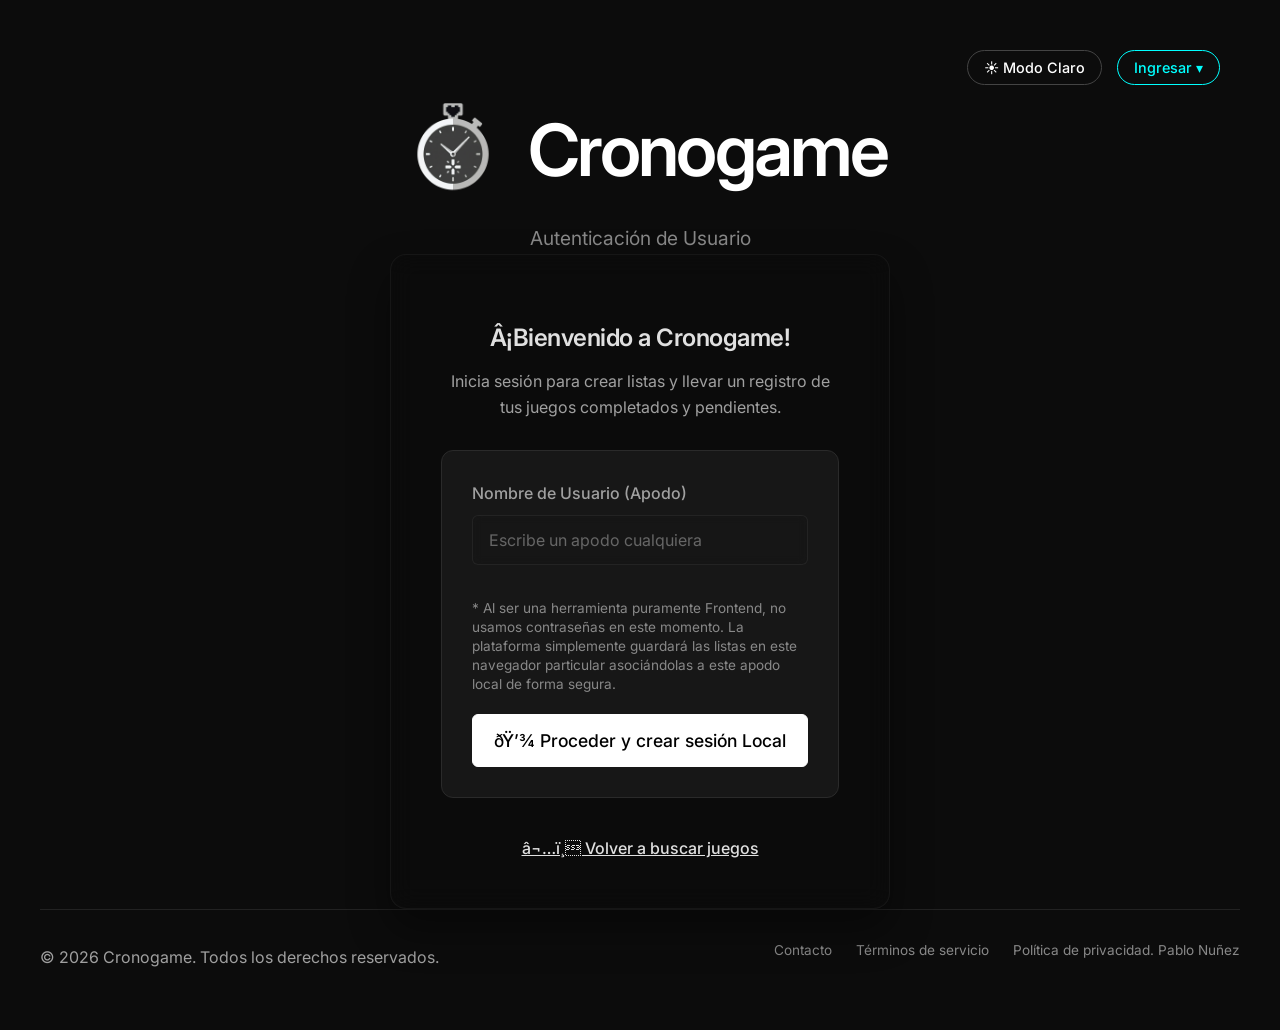
<file: cuenta.html>
﻿<!DOCTYPE html>
<html lang="es">
<!-- =============================== -->
<!-- INICIO DEL HEAD (METADATOS Y ESTILOS) -->
<!-- =============================== -->
<head>
    <meta charset="UTF-8">
    <meta name="viewport" content="width=device-width, initial-scale=1.0">
    <link rel="icon" type="image/png" href="Images/logo.png">
    <title>Mi Cuenta - Cronogame</title>
    <link rel="preconnect" href="https://fonts.googleapis.com">
    <link rel="preconnect" href="https://fonts.gstatic.com" crossorigin>
    <link href="https://fonts.googleapis.com/css2?family=Inter:wght@300;400;500;600&display=swap" rel="stylesheet">
    <link rel="stylesheet" href="css/main.css">
    <link rel="stylesheet" href="css/typography.css">
    <link rel="stylesheet" href="css/header.css">
    <link rel="stylesheet" href="css/footer.css">
    <link rel="stylesheet" href="css/theme.css">
</head>
<body>

<!-- =============================== -->
<!-- INICIO DEL HEADER (BARRA SUPERIOR Y LOGO) -->
<!-- =============================== -->
    <header style="position:relative;">
        <div class="top-controls" style="position: absolute; top: 10px; right: 20px; display: flex; gap: 15px; align-items: center; justify-content:flex-end; z-index: 100; width:100%;">
            <button id="theme-toggle" style="position:static;">â˜€ï¸ Modo Claro</button>
            <div id="header-auth-container"></div>
        </div>
        <h1 style="display:flex; justify-content:center; align-items:center; margin-top:50px;">
            <a href="index.html" class="logo-link" style="display: flex; align-items: center; gap: 15px;">
                <img src="Images/logo.png" alt="Cronogame Logo" class="main-logo">
                <span>Cronogame</span>
            </a>
        </h1>
        <p>Autenticación de Usuario</p>
    </header>

<!-- =============================== -->
<!-- INICIO DEL MAIN (CONTENIDO PRINCIPAL) -->
<!-- =============================== -->
    <main class="page-content" style="max-width: 500px; margin: 0 auto; text-align:center;">
        <h2 style="margin-bottom:10px;">Â¡Bienvenido a Cronogame!</h2>
        <p style="margin-bottom:30px;">Inicia sesión para crear listas y llevar un registro de tus juegos completados y pendientes.</p>
        
        <form onsubmit="return loginFormSubmit(event)" style="background-color:#171717; padding:30px; border-radius:12px; border:1px solid #2a2a2a; text-align:left;" class="light-theme-compatible" id="login-box">
            <label for="auth-username" style="display:block; margin-bottom:8px; font-weight:500;">Nombre de Usuario (Apodo)</label>
            <input type="text" id="auth-username" placeholder="Escribe un apodo cualquiera" required style="width:100%; box-sizing:border-box; margin-bottom:20px;">
            
            <p style="font-size:0.85rem; color:#888; line-height:1.4; margin-bottom:20px;">* Al ser una herramienta puramente Frontend, no usamos contraseñas en este momento. La plataforma simplemente guardará las listas en este navegador particular asociándolas a este apodo local de forma segura.</p>
            
            <button type="submit" style="width:100%; box-sizing:border-box; font-size:1.1rem; padding:15px;">ðŸ’¾ Proceder y crear sesión Local</button>
        </form>

        <div style="margin-top: 40px; text-align: center;">
            <a href="index.html" style="color: inherit; text-decoration: underline; font-weight: 500;">â¬…ï¸ Volver a buscar juegos</a>
        </div>
    </main>

    <style>
        .light-theme #login-box {
            background-color: #fafafa !important;
            border-color: #eaeaea !important;
        }
    </style>

<!-- =============================== -->
<!-- INICIO DEL FOOTER (PIE DE PÁGINA) -->
<!-- =============================== -->
    <footer>
        <div class="footer-info">
            <p>&copy; 2026 Cronogame. Todos los derechos reservados.</p>
        </div>
        <div class="footer-links">
            <a href="contacto.html">Contacto</a>
            <a href="terminos.html">Términos de servicio</a>
            <a href="privacidad.html">Política de privacidad. Pablo Nuñez</a>
        </div>
    </footer>

    <script src="js/theme.js"></script>
<script src="js/auth.js"></script>
</body>
</html>
</file>
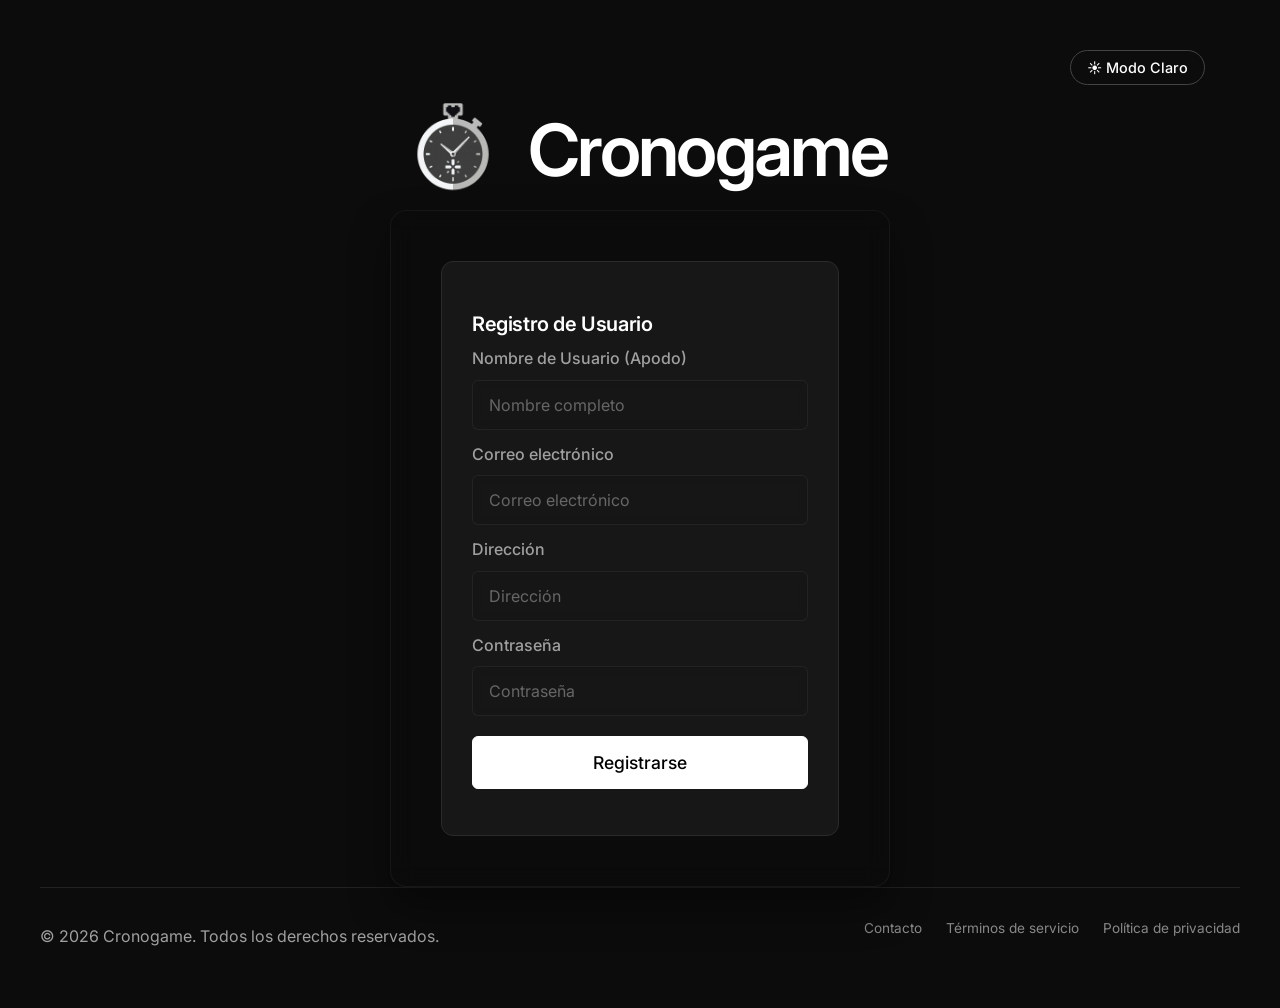
<file: ingresar.html>
<!DOCTYPE html>
<html lang="es">
<head>
	<meta charset="UTF-8">
	<meta name="viewport" content="width=device-width, initial-scale=1.0">
	<link rel="icon" type="image/png" href="Images/logo.png">
	<title>Ingresar - Cronogame</title>
	<link rel="preconnect" href="https://fonts.googleapis.com">
	<link rel="preconnect" href="https://fonts.gstatic.com" crossorigin>
	<link href="https://fonts.googleapis.com/css2?family=Inter:wght@300;400;500;600&display=swap" rel="stylesheet">
	<link rel="stylesheet" href="css/main.css">
	<link rel="stylesheet" href="css/typography.css">
	<link rel="stylesheet" href="css/header.css">
	<link rel="stylesheet" href="css/footer.css">
	<link rel="stylesheet" href="css/theme.css">
</head>

<body>

	<header style="position:relative;">
		<div class="top-controls" style="position: absolute; top: 10px; right: 20px; display: flex; gap: 15px; align-items: center; justify-content:flex-end; z-index: 100; width:100%;">
			<button id="theme-toggle" style="position:static;">☀️ Modo Claro</button>
			<div id="header-auth-container"></div>
		</div>
		<h1 style="display:flex; justify-content:center; align-items:center; margin-top:50px;">
			<a href="index.html" class="logo-link" style="display: flex; align-items: center; gap: 15px;">
				<img src="Images/logo.png" alt="Cronogame Logo" class="main-logo">
				<span>Cronogame</span>
			</a>
		</h1>
		
	</header>

	<main class="page-content" style="max-width: 500px; margin: 0 auto; text-align:center;">
		<form id="registroForm" style="background-color:#171717; padding:30px; border-radius:12px; border:1px solid #2a2a2a; text-align:left;" class="light-theme-compatible">
			<h3 style="margin-bottom:10px;">Registro de Usuario</h3>
			<label for="nombre" style="display:block; margin-bottom:8px; font-weight:500;">Nombre de Usuario (Apodo)</label>
			<input type="text" id="nombre" name="nombre" placeholder="Nombre completo" required style="width:100%; box-sizing:border-box; margin-bottom:12px;">

			<label for="correo" style="display:block; margin-bottom:8px; font-weight:500;">Correo electrónico</label>
			<input type="email" id="correo" name="correo" placeholder="Correo electrónico" required style="width:100%; box-sizing:border-box; margin-bottom:12px;">

			<label for="direccion" style="display:block; margin-bottom:8px; font-weight:500;">Dirección</label>
			<input type="text" id="direccion" name="direccion" placeholder="Dirección" style="width:100%; box-sizing:border-box; margin-bottom:12px;">

			<label for="password" style="display:block; margin-bottom:8px; font-weight:500;">Contraseña</label>
			<input type="password" id="password" name="password" placeholder="Contraseña" required style="width:100%; box-sizing:border-box; margin-bottom:20px;">

			<button type="submit" style="width:100%; box-sizing:border-box; font-size:1.1rem; padding:15px;">Registrarse</button>
			<p id="mensaje" style="margin-top:12px;"></p>
		</form>
	</main>

	<footer>
		<div class="footer-info">
			<p>&copy; 2026 Cronogame. Todos los derechos reservados.</p>
		</div>
		<div class="footer-links">
			<a href="contacto.html">Contacto</a>
			<a href="terminos.html">Términos de servicio</a>
			<a href="privacidad.html">Política de privacidad</a>
		</div>
	</footer>
	<script src="js/theme.js"></script>
	<script src="js/app.js"></script>
</body>

</html>
</file>
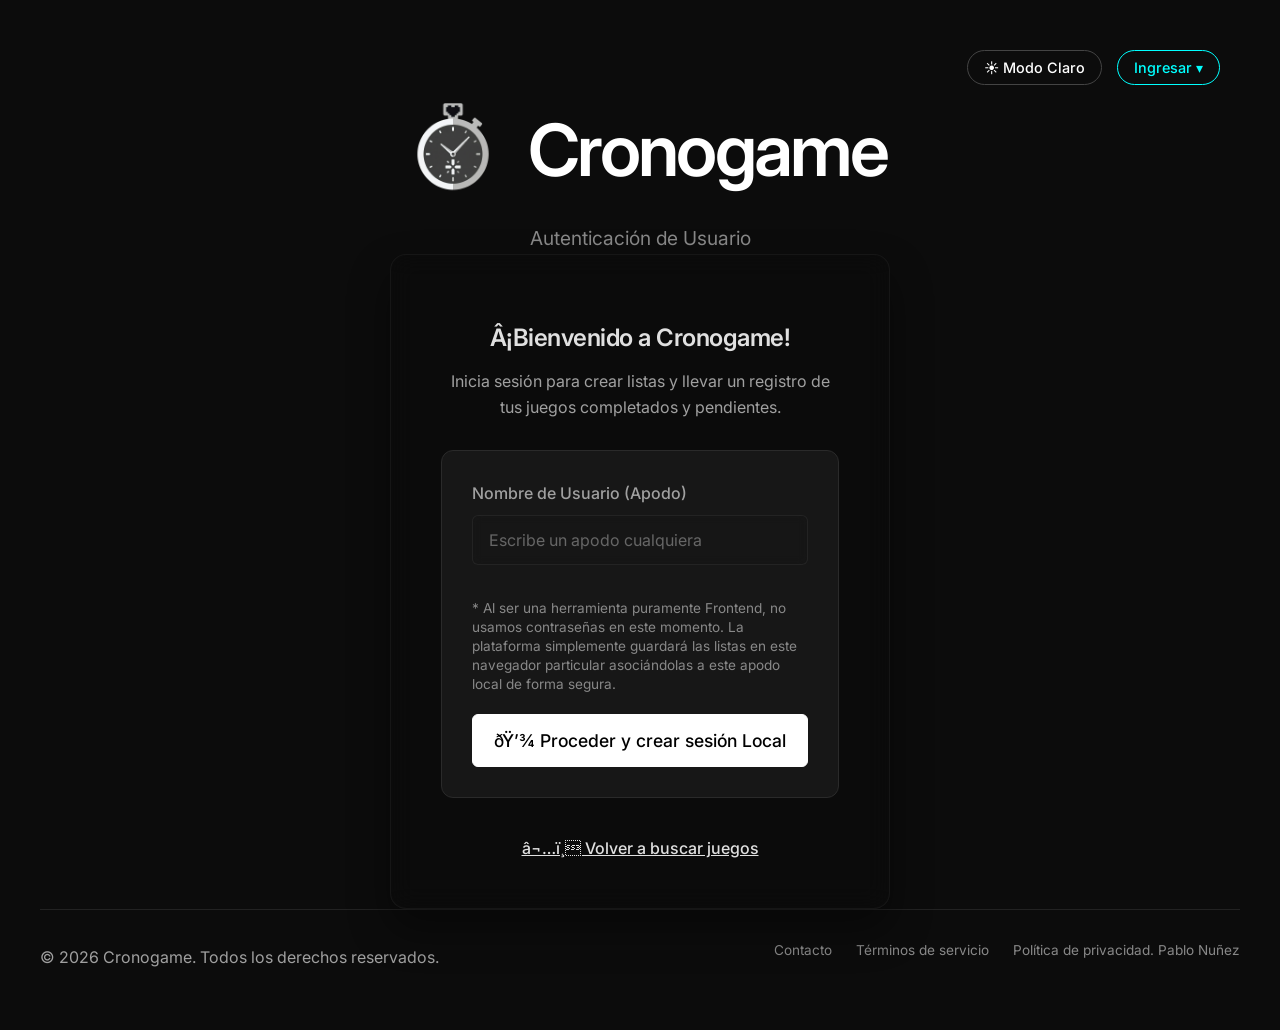
<file: mis-listas.html>
﻿<!DOCTYPE html>
<html lang="es">
<!-- =============================== -->
<!-- INICIO DEL HEAD (METADATOS Y ESTILOS) -->
<!-- =============================== -->
<head>
    <meta charset="UTF-8">
    <meta name="viewport" content="width=device-width, initial-scale=1.0">
    <link rel="icon" type="image/png" href="Images/logo.png">
    <title>Mis Listas - Cronogame</title>
    <link rel="preconnect" href="https://fonts.googleapis.com">
    <link rel="preconnect" href="https://fonts.gstatic.com" crossorigin>
    <link href="https://fonts.googleapis.com/css2?family=Inter:wght@300;400;500;600&display=swap" rel="stylesheet">
    <link rel="stylesheet" href="css/main.css">
    <link rel="stylesheet" href="css/typography.css">
    <link rel="stylesheet" href="css/header.css">
    <link rel="stylesheet" href="css/footer.css">
    <link rel="stylesheet" href="css/theme.css">
</head>
<body>

<!-- =============================== -->
<!-- INICIO DEL HEADER (BARRA SUPERIOR Y LOGO) -->
<!-- =============================== -->
    <header style="position:relative;">
        <div class="top-controls" style="position: absolute; top: 10px; right: 20px; display: flex; gap: 15px; align-items: center; justify-content:flex-end; z-index: 100; width:100%;">
            <button id="theme-toggle" style="position:static;">☀️ Modo Claro</button>
            <div id="header-auth-container"></div>
        </div>
        <h1 style="display:flex; justify-content:center; align-items:center; margin-top:50px;">
            <a href="index.html" class="logo-link" style="display: flex; align-items: center; gap: 15px;">
                <img src="Images/logo.png" alt="Cronogame Logo" class="main-logo">
                <span>Cronogame</span>
            </a>
        </h1>
        <p>Tu inventario personal de videojuegos</p>
    </header>

<!-- =============================== -->
<!-- INICIO DEL MAIN (CONTENIDO PRINCIPAL) -->
<!-- =============================== -->
    <main class="page-content" style="max-width: 1000px; margin: 0 auto;">
        
        <div style="display:flex; justify-content:space-between; align-items:center; border-bottom:1px solid #333; padding-bottom:15px; margin-bottom:20px; flex-wrap:wrap; gap:10px;" class="light-theme-border">
            <h2 style="margin:0;">Mis Listas</h2>
            <div style="display:flex; gap:10px;">
                <input type="text" id="new-list-name" placeholder="Nueva lista..." style="width:200px; padding:10px;">
                <button onclick="handleCreateList()" style="padding:10px 15px;">Crear Lista</button>
            </div>
        </div>

        <div id="dashboard-content" style="display:flex; flex-direction:column; gap:40px;">
            <!-- Contenido Inyectado via JS -->
        </div>

        <div style="margin-top: 50px; text-align: center;">
            <a href="index.html" class="dynamic-link-btn" style="display:inline-block; padding:12px 24px; text-decoration:none; border-radius:6px; font-weight: 500;">🎮 Ir al buscador para añadir juegos</a>
        </div>
    </main>

    <style>
        .light-theme .light-theme-border { border-color: #ddd !important; }
        .list-card {
            background-color: #171717; border: 1px solid #2a2a2a; border-radius: 8px; overflow: hidden;
        }
        .light-theme .list-card {
            background-color: #ffffff !important; border-color: #dddddd !important;
        }
        .list-header {
            background-color: #222; padding: 15px 20px; border-bottom: 1px solid #333;
        }
        .light-theme .list-header {
            background-color: #f4f5f7 !important; border-bottom-color: #ddd !important;
        }
        .list-body {
            padding: 20px; display: grid; grid-template-columns: repeat(auto-fill, minmax(250px, 1fr)); gap: 20px;
        }
        .game-item {
            background-color: #111; border: 1px solid #333; border-radius: 6px; padding: 10px; display:flex; flex-direction:column; gap:10px; position:relative;
        }
        .light-theme .game-item {
            background-color: #f9f9f9 !important; border-color: #ccc !important;
        }
    </style>

<!-- =============================== -->
<!-- INICIO DEL FOOTER (PIE DE PÁGINA) -->
<!-- =============================== -->
    <footer>
        <div class="footer-info">
            <p>&copy; 2026 Cronogame. Todos los derechos reservados.</p>
        </div>
        <div class="footer-links">
            <a href="contacto.html">Contacto</a>
            <a href="terminos.html">Términos de servicio</a>
            <a href="privacidad.html">Política de privacidad</a>
        </div>
    </footer>

    <script src="js/theme.js"></script>
    <script src="js/auth.js"></script>
    <script src="js/listas.js"></script>
    <script>
        document.addEventListener('DOMContentLoaded', () => {
            if (!getCurrentUser()) {
                window.location.href = "cuenta.html";
                return;
            }
            renderDashboard();
        });

        function handleCreateList() {
            const name = document.getElementById('new-list-name').value.trim();
            if (!name) return alert("Escribe un nombre de lista");
            if (createList(name)) {
                document.getElementById('new-list-name').value = '';
                renderDashboard();
            } else {
                alert("Esa lista ya existe");
            }
        }
        
        function removeGame(listName, gameId) {
            removeGameFromList(listName, gameId);
            renderDashboard();
        }

        function renderDashboard() {
            const lists = getLists();
            const container = document.getElementById('dashboard-content');
            container.innerHTML = '';
            
            if (Object.keys(lists).length === 0) {
                container.innerHTML = '<p class="text-secondary">Aún no tienes listas de juegos. Crea una arriba.</p>';
                return;
            }
            
            // Loop enumerando todo el DB
            for (let listName in lists) {
                const arr = lists[listName];
                
                let gamesHtml = '';
                if (arr.length === 0) {
                    gamesHtml = `<p class="text-secondary" style="font-size:0.9rem;">No hay juegos en esta lista. Busca uno y ánadelo aquí.</p>`;
                } else {
                    arr.forEach(g => {
                        let shortName = g.name.length > 25 ? g.name.substring(0,25) + '...' : g.name;
                        gamesHtml += `
                            <div class="game-item">
                                <button onclick="removeGame('${listName}', '${g.id}')" style="position:absolute; top:5px; right:5px; background:rgba(255,0,0,0.8); color:white; border:none; border-radius:50%; width:25px; height:25px; cursor:pointer; display:flex; align-items:center; justify-content:center; z-index:10; font-size:12px; padding:0;">✕</button>
                                <img src="${g.background_image || ''}" style="width:100%; height:130px; object-fit:cover; border-radius:4px; opacity:0.9;">
                                <div>
                                    <h4 style="margin:5px 0; font-size:1rem; color:inherit;">${shortName}</h4>
                                    <div style="display:flex; gap:10px; align-items:center;">
                                        <span style="display:inline-block; padding:4px 8px; border-radius:20px; font-size:0.75rem; background-color:${getStatusColor(g.userStatus)}; color:white; font-weight:600;">${getStatusLabel(g.userStatus)}</span>
                                        ${g.userRating ? `<span style="font-size:0.85rem; font-weight:bold; color:#ffae42;">⭐ ${g.userRating}/10</span>` : ''}
                                    </div>
                                </div>
                            </div>
                        `;
                    });
                }
                
                container.innerHTML += `
                    <div class="list-card">
                        <div class="list-header">
                            <h3 style="margin:0;">📂 ${listName} <span style="font-size:0.8rem; font-weight:normal; opacity:0.7; margin-left:10px;">${arr.length} juegos</span></h3>
                        </div>
                        <div class="list-body">
                            ${gamesHtml}
                        </div>
                    </div>
                `;
            }
        }
    </script>
</body>
</html>
</file>
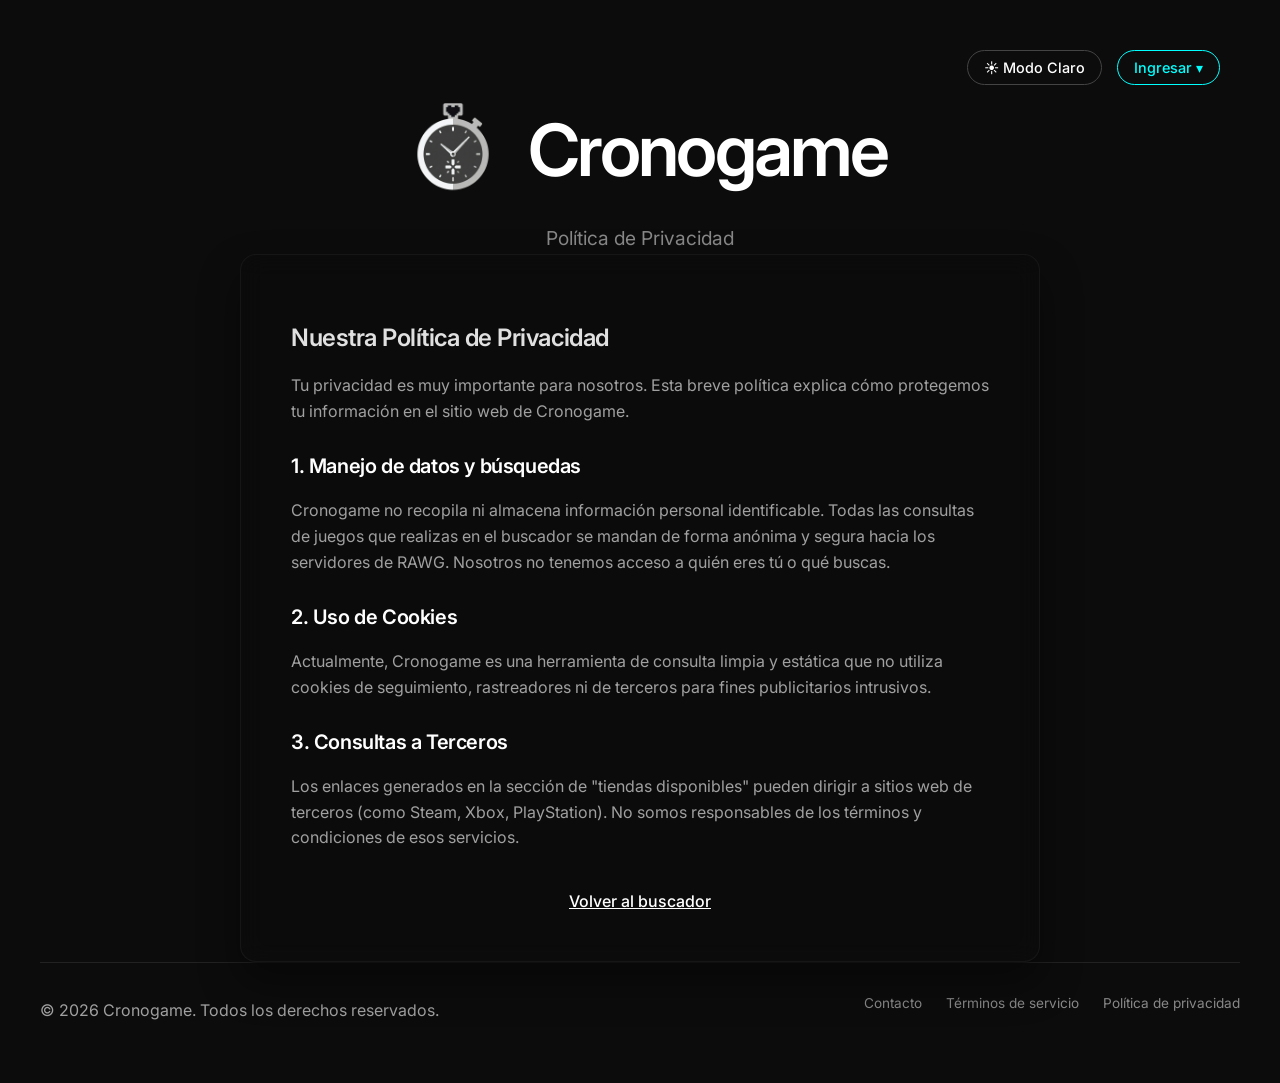
<file: privacidad.html>
﻿<!DOCTYPE html>
<html lang="es">

<!-- =============================== -->
<!-- INICIO DEL HEAD (METADATOS Y ESTILOS) -->
<!-- =============================== -->
<head>
    <meta charset="UTF-8">
    <meta name="viewport" content="width=device-width, initial-scale=1.0">
    <link rel="icon" type="image/png" href="Images/logo.png">
    <title>Política de Privacidad - Cronogame</title>
    <link rel="preconnect" href="https://fonts.googleapis.com">
    <link rel="preconnect" href="https://fonts.gstatic.com" crossorigin>
    <link href="https://fonts.googleapis.com/css2?family=Inter:wght@300;400;500;600&display=swap" rel="stylesheet">
    <link rel="stylesheet" href="css/main.css">
    <link rel="stylesheet" href="css/typography.css">
    <link rel="stylesheet" href="css/header.css">
    <link rel="stylesheet" href="css/footer.css">
    <link rel="stylesheet" href="css/theme.css">
</head>

<body>

<!-- =============================== -->
<!-- INICIO DEL HEADER (BARRA SUPERIOR Y LOGO) -->
<!-- =============================== -->
    <header style="position:relative;">
        <div class="top-controls" style="position: absolute; top: 10px; right: 20px; display: flex; gap: 15px; align-items: center; justify-content:flex-end; z-index: 100; width:100%;">
            <button id="theme-toggle" style="position:static;">â˜€ï¸ Modo Claro</button>
            <div id="header-auth-container"></div>
        </div>
        <h1 style="display:flex; justify-content:center; align-items:center; margin-top:50px;">
            <a href="index.html" class="logo-link" style="display: flex; align-items: center; gap: 15px;">
                <img src="Images/logo.png" alt="Cronogame Logo" class="main-logo">
                <span>Cronogame</span>
            </a>
        </h1>
        <p>Política de Privacidad</p>
    </header>

<!-- =============================== -->
<!-- INICIO DEL MAIN (CONTENIDO PRINCIPAL) -->
<!-- =============================== -->
    <main class="page-content" style="max-width: 800px; margin: 0 auto;">
        <h2>Nuestra Política de Privacidad</h2>
        <p>Tu privacidad es muy importante para nosotros. Esta breve política explica cómo protegemos tu información en el sitio web de Cronogame.</p>
        
        <h3 style="margin-top: 30px;">1. Manejo de datos y búsquedas</h3>
        <p>Cronogame no recopila ni almacena información personal identificable. Todas las consultas de juegos que realizas en el buscador se mandan de forma anónima y segura hacia los servidores de RAWG. Nosotros no tenemos acceso a quién eres tú o qué buscas.</p>
        
        <h3 style="margin-top: 30px;">2. Uso de Cookies</h3>
        <p>Actualmente, Cronogame es una herramienta de consulta limpia y estática que no utiliza cookies de seguimiento, rastreadores ni de terceros para fines publicitarios intrusivos.</p>
        
        <h3 style="margin-top: 30px;">3. Consultas a Terceros</h3>
        <p>Los enlaces generados en la sección de "tiendas disponibles" pueden dirigir a sitios web de terceros (como Steam, Xbox, PlayStation). No somos responsables de los términos y condiciones de esos servicios.</p>

        <div style="margin-top: 40px; text-align: center;">
            <a href="index.html" style="color: #ffffff; text-decoration: underline; font-weight: 500;">Volver al buscador</a>
        </div>
    </main>

<!-- =============================== -->
<!-- INICIO DEL FOOTER (PIE DE PÁGINA) -->
<!-- =============================== -->
    <footer>
        <div class="footer-info">
            <p>&copy; 2026 Cronogame. Todos los derechos reservados.</p>
        </div>
        <div class="footer-links">
            <a href="contacto.html">Contacto</a>
            <a href="terminos.html">Términos de servicio</a>
            <a href="privacidad.html">Política de privacidad</a>
        </div>
    </footer>
    <script src="js/theme.js"></script>
<script src="js/auth.js"></script>
</body>
</html>
</file>
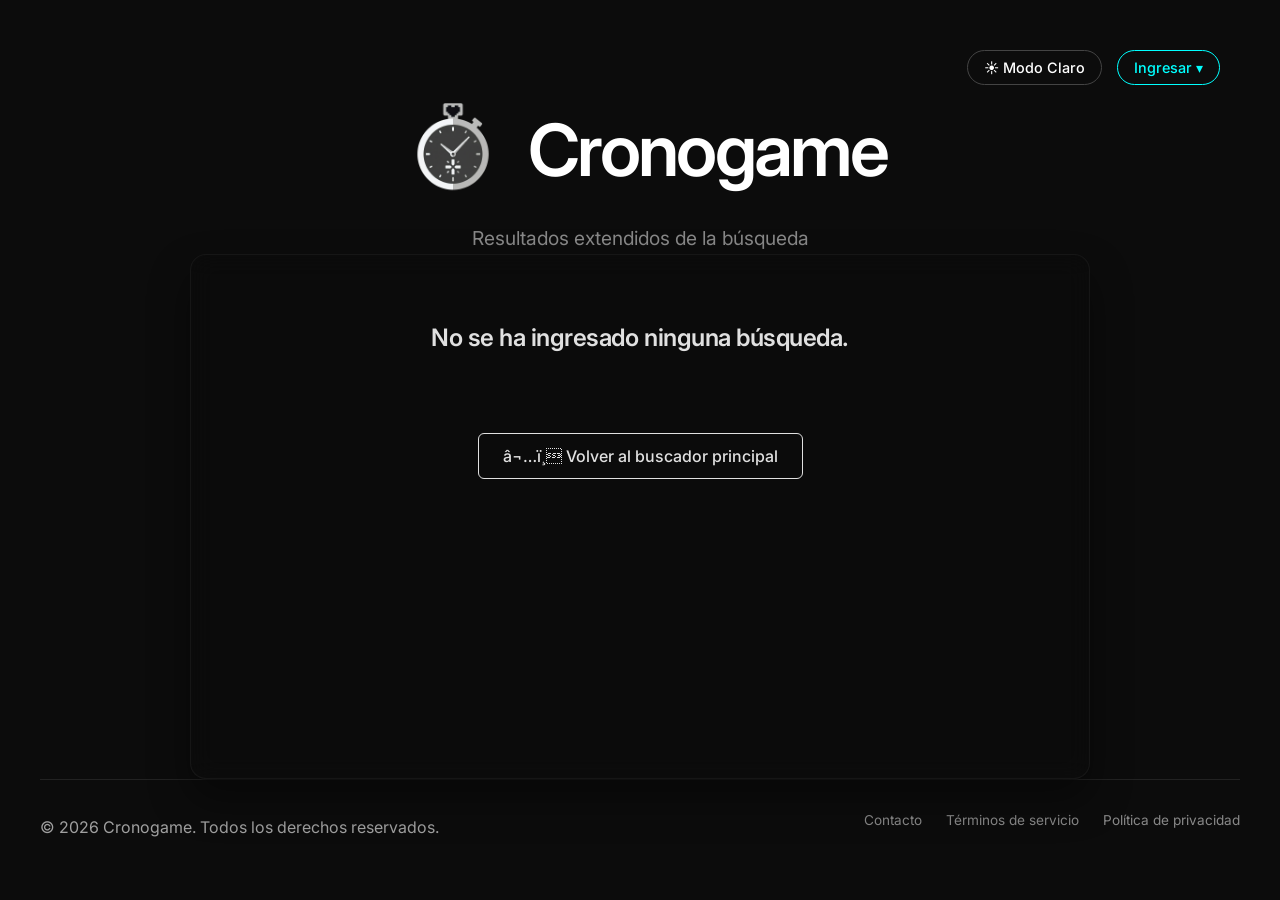
<file: resultados.html>
﻿<!DOCTYPE html>
<html lang="es">
<!-- =============================== -->
<!-- INICIO DEL HEAD (METADATOS Y ESTILOS) -->
<!-- =============================== -->
<head>
    <meta charset="UTF-8">
    <meta name="viewport" content="width=device-width, initial-scale=1.0">
    <link rel="icon" type="image/png" href="Images/logo.png">
    <title>Más Resultados - Cronogame</title>
    <link rel="preconnect" href="https://fonts.googleapis.com">
    <link rel="preconnect" href="https://fonts.gstatic.com" crossorigin>
    <link href="https://fonts.googleapis.com/css2?family=Inter:wght@300;400;500;600&display=swap" rel="stylesheet">
    <link rel="stylesheet" href="css/main.css">
    <link rel="stylesheet" href="css/typography.css">
    <link rel="stylesheet" href="css/header.css">
    <link rel="stylesheet" href="css/footer.css">
    <link rel="stylesheet" href="css/theme.css">
</head>
<body>

<!-- =============================== -->
<!-- INICIO DEL HEADER (BARRA SUPERIOR Y LOGO) -->
<!-- =============================== -->
    <header style="position:relative;">
        <div class="top-controls" style="position: absolute; top: 10px; right: 20px; display: flex; gap: 15px; align-items: center; justify-content:flex-end; z-index: 100; width:100%;">
            <button id="theme-toggle" style="position:static;">â˜€ï¸ Modo Claro</button>
            <div id="header-auth-container"></div>
        </div>
        <h1 style="display:flex; justify-content:center; align-items:center; margin-top:50px;">
            <a href="index.html" class="logo-link" style="display: flex; align-items: center; gap: 15px;">
                <img src="Images/logo.png" alt="Cronogame Logo" class="main-logo">
                <span>Cronogame</span>
            </a>
        </h1>
        <p>Resultados extendidos de la búsqueda</p>
    </header>

<!-- =============================== -->
<!-- INICIO DEL MAIN (CONTENIDO PRINCIPAL) -->
<!-- =============================== -->
    <main class="page-content" style="max-width: 900px; margin: 0 auto; box-sizing: border-box;">
        <h2 id="search-title" style="margin-bottom: 30px; text-align: center;">Cargando...</h2>
        
        <div id="resultados-list" style="display: flex; flex-direction: column; gap: 20px;">
            <div class="spinner-container">
                <div class="loader"></div>
                <p style="margin-top: 15px;">Recopilando biblioteca de juegos...</p>
            </div>
        </div>

        <div style="margin-top: 50px; text-align: center;">
            <a href="index.html" style="display:inline-block; padding:12px 24px; border:1px solid #e0e0e0; color: inherit; text-decoration:none; border-radius:6px; font-weight: 500; transition:all 0.2s;">â¬…ï¸ Volver al buscador principal</a>
        </div>
    </main>

<!-- =============================== -->
<!-- INICIO DEL FOOTER (PIE DE PÁGINA) -->
<!-- =============================== -->
    <footer>
        <div class="footer-info">
            <p>&copy; 2026 Cronogame. Todos los derechos reservados.</p>
        </div>
        <div class="footer-links">
            <a href="contacto.html">Contacto</a>
            <a href="terminos.html">Términos de servicio</a>
            <a href="privacidad.html">Política de privacidad</a>
        </div>
    </footer>

    <script src="js/theme.js"></script>
    <script src="js/listas.js"></script>
    <script src="js/resultados.js"></script>
<script src="js/auth.js"></script>
</body>
</html>
</file>
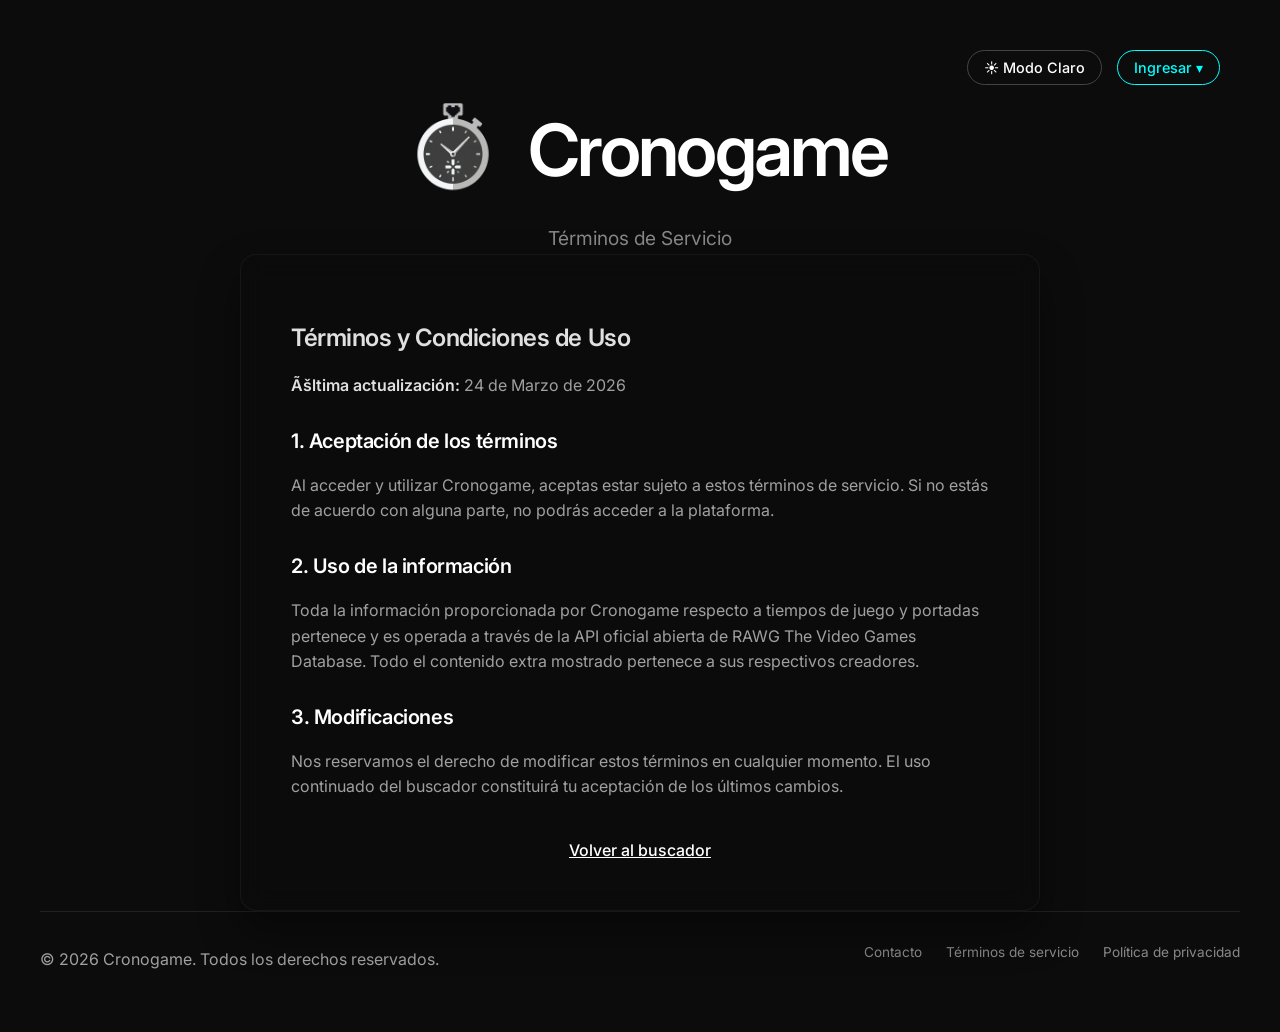
<file: terminos.html>
﻿<!DOCTYPE html>
<html lang="es">

<!-- =============================== -->
<!-- INICIO DEL HEAD (METADATOS Y ESTILOS) -->
<!-- =============================== -->
<head>
    <meta charset="UTF-8">
    <meta name="viewport" content="width=device-width, initial-scale=1.0">
    <link rel="icon" type="image/png" href="Images/logo.png">
    <title>Términos de Servicio - Cronogame</title>
    <link rel="preconnect" href="https://fonts.googleapis.com">
    <link rel="preconnect" href="https://fonts.gstatic.com" crossorigin>
    <link href="https://fonts.googleapis.com/css2?family=Inter:wght@300;400;500;600&display=swap" rel="stylesheet">
    <link rel="stylesheet" href="css/main.css">
    <link rel="stylesheet" href="css/typography.css">
    <link rel="stylesheet" href="css/header.css">
    <link rel="stylesheet" href="css/footer.css">
    <link rel="stylesheet" href="css/theme.css">
</head>

<body>

<!-- =============================== -->
<!-- INICIO DEL HEADER (BARRA SUPERIOR Y LOGO) -->
<!-- =============================== -->
    <header style="position:relative;">
        <div class="top-controls" style="position: absolute; top: 10px; right: 20px; display: flex; gap: 15px; align-items: center; justify-content:flex-end; z-index: 100; width:100%;">
            <button id="theme-toggle" style="position:static;">â˜€ï¸ Modo Claro</button>
            <div id="header-auth-container"></div>
        </div>
        <h1 style="display:flex; justify-content:center; align-items:center; margin-top:50px;">
            <a href="index.html" class="logo-link" style="display: flex; align-items: center; gap: 15px;">
                <img src="Images/logo.png" alt="Cronogame Logo" class="main-logo">
                <span>Cronogame</span>
            </a>
        </h1>
        <p>Términos de Servicio</p>
    </header>

<!-- =============================== -->
<!-- INICIO DEL MAIN (CONTENIDO PRINCIPAL) -->
<!-- =============================== -->
    <main class="page-content" style="max-width: 800px; margin: 0 auto;">
        <h2>Términos y Condiciones de Uso</h2>
        <p><strong>Ãšltima actualización:</strong> 24 de Marzo de 2026</p>
        
        <h3 style="margin-top: 30px;">1. Aceptación de los términos</h3>
        <p>Al acceder y utilizar Cronogame, aceptas estar sujeto a estos términos de servicio. Si no estás de acuerdo con alguna parte, no podrás acceder a la plataforma.</p>
        
        <h3 style="margin-top: 30px;">2. Uso de la información</h3>
        <p>Toda la información proporcionada por Cronogame respecto a tiempos de juego y portadas pertenece y es operada a través de la API oficial abierta de RAWG The Video Games Database. Todo el contenido extra mostrado pertenece a sus respectivos creadores.</p>
        
        <h3 style="margin-top: 30px;">3. Modificaciones</h3>
        <p>Nos reservamos el derecho de modificar estos términos en cualquier momento. El uso continuado del buscador constituirá tu aceptación de los últimos cambios.</p>

        <div style="margin-top: 40px; text-align: center;">
            <a href="index.html" style="color: #ffffff; text-decoration: underline; font-weight: 500;">Volver al buscador</a>
        </div>
    </main>

<!-- =============================== -->
<!-- INICIO DEL FOOTER (PIE DE PÁGINA) -->
<!-- =============================== -->
    <footer>
        <div class="footer-info">
            <p>&copy; 2026 Cronogame. Todos los derechos reservados.</p>
        </div>
        <div class="footer-links">
            <a href="contacto.html">Contacto</a>
            <a href="terminos.html">Términos de servicio</a>
            <a href="privacidad.html">Política de privacidad</a>
        </div>
    </footer>
    <script src="js/theme.js"></script>
<script src="js/auth.js"></script>
</body>
</html>
</file>
<file: css/main.css>
/* =============================== */
/* ARCHIVO DE ESTILOS CSS: MAIN.CSS */
/* =============================== */
/* Minimalist Dark Theme Main & Layout */
body {
    margin: 0;
    padding: 20px 15px;
    /* Mobile safe padding */
    background-color: #0c0c0c;
    color: #e0e0e0;
    -webkit-font-smoothing: antialiased;
    -moz-osx-font-smoothing: grayscale;
    min-height: 100vh;
    display: flex;
    flex-direction: column;
    max-width: 1600px;
    width: 100%;
    margin: 0 auto;
    box-sizing: border-box;
}

main {
    background-color: rgba(18, 18, 18, 0.01);
    backdrop-filter: blur(12px);
    -webkit-backdrop-filter: blur(12px);
    padding: 20px;
    /* Mobile safe padding */
    border: 1px solid rgba(34, 34, 34, 0.5);
    border-radius: 12px;
    box-shadow: 0 10px 30px rgba(0, 0, 0, 0.5);
    flex: 1;
    box-sizing: border-box;
}

/* Accessibility */
input:focus,
button:focus {
    outline: none;
    border-color: #666666;
}

.search-form {
    display: flex;
    flex-direction: column;
    gap: 15px;
    margin-bottom: 25px;
}

@media (min-width: 768px) {
    .search-form {
        flex-direction: row;
        align-items: center;
    }
    
    .autocomplete-wrapper {
        flex: 1;
    }
    
    .search-form button {
        height: 100%;
        padding: 14px 30px;
        white-space: nowrap;
    }
}

input {
    width: 100%;
    box-sizing: border-box;
    padding: 14px 16px;
    font-size: 1rem;
    font-family: inherit;
    background-color: rgba(26, 26, 26, 0.01);
    backdrop-filter: blur(5px);
    -webkit-backdrop-filter: blur(5px);
    color: #ffffff;
    border: 1px solid rgba(51, 51, 51, 0.5);
    border-radius: 6px;
    transition: all 0.2s ease;
}

input::placeholder {
    color: #666666;
}

input:hover,
input:focus {
    border-color: #555555;
    background-color: rgba(34, 34, 34, 0.01);
}

button {
    padding: 14px 24px;
    font-size: 1rem;
    font-family: inherit;
    background-color: #ffffff;
    color: #000000;
    border: 1px solid #ffffff;
    border-radius: 6px;
    cursor: pointer;
    font-weight: 500;
    transition: all 0.2s ease;
}

button:hover {
    background-color: #e0e0e0;
    border-color: #e0e0e0;
}

button:active {
    transform: scale(0.98);
}

#resultado {
    margin-top: 15px;
    padding: 16px;
    border: 1px solid #2a2a2a;
    border-radius: 8px;
    background-color: #171717;
    color: #cccccc;
    transition: all 0.3s ease;
    display: flex;
    flex-direction: column;
    gap: 15px;
    box-sizing: border-box;
    width: 100%;
}

#resultado:empty {
    display: none;
}

#resultado h3 {
    margin-top: 0;
    margin-bottom: 6px;
    font-size: 1.5rem;
}

#resultado p {
    margin: 0;
}

.game-cover {
    width: 100%;
    height: auto;
    aspect-ratio: 16 / 9;
    object-fit: cover;
    border-radius: 6px;
    border: 1px solid #2a2a2a;
    background-color: #111111;
    margin: 0;
}

.resultado-info {
    display: flex;
    flex-direction: column;
    flex: 1;
}

.metacritic {
    color: #00ce7a;
    font-weight: 600;
    margin: 0;
}


.scores-container {
    display: flex;
    gap: 15px;
    align-items: center;
    flex-wrap: wrap;
    margin-bottom: 8px;
}

.estimacion {
    background-color: #222222;
    padding: 12px 16px;
    border-radius: 6px;
    border-left: 4px solid #ffffff;
    margin: 15px 0;
    color: #e0e0e0;
}

.estimacion p {
    margin: 0 !important;
}

.stores-section {
    margin-top: auto;
    border-top: 1px solid #333333;
    padding-top: 15px;
}

.stores-logos {
    display: flex;
    flex-wrap: wrap;
    gap: 15px;
    margin-top: 12px;
}

.store-placeholder {
    width: 65px;
    background-color: transparent;
    display: flex;
    flex-direction: column;
    align-items: center;
    justify-content: flex-start;
    color: #a0a0a0;
    text-align: center;
    gap: 6px;
    transition: all 0.2s ease;
    text-decoration: none;
    cursor: pointer;
}

.store-placeholder:hover {
    color: #ffffff;
    transform: translateY(-2px);
}

.store-icon {
    width: 24px;
    height: 24px;
    object-fit: contain;
    opacity: 0.8;
    transition: opacity 0.2s ease;
}

.store-placeholder:hover .store-icon {
    opacity: 1;
}

.store-name {
    font-size: 0.7rem;
    font-weight: 500;
    line-height: 1.2;
}

/* --- GALLERY COMPONENT --- */
.gallery-container {
    position: relative;
    width: 100%;
    margin: 0;
    border-radius: 6px;
    overflow: hidden;
    border: 1px solid #2a2a2a;
    background-color: #111111;
    line-height: 0;
    display: block;
}

.gallery-container .game-cover {
    border: none;
    border-radius: 0;
    margin: 0;
    width: 100%;
    max-width: 100%;
    height: auto;
    object-fit: cover;
}

.gallery-btn {
    position: absolute;
    top: 50%;
    transform: translateY(-50%);
    background: rgba(0, 0, 0, 0.6) !important;
    color: white !important;
    border: 1px solid rgba(255, 255, 255, 0.2) !important;
    width: 36px;
    height: 36px;
    display: flex;
    align-items: center;
    justify-content: center;
    cursor: pointer;
    font-size: 1rem;
    border-radius: 50%;
    transition: background 0.2s;
    z-index: 10;
    padding: 0;
}

.gallery-btn:hover {
    background: rgba(0, 0, 0, 0.9) !important;
}

.gallery-btn.prev {
    left: 8px;
}

.gallery-btn.next {
    right: 8px;
}

.gallery-counter {
    position: absolute;
    bottom: 8px;
    right: 8px;
    background: rgba(0, 0, 0, 0.7);
    color: white;
    padding: 4px 8px;
    border-radius: 12px;
    font-size: 0.8rem;
    z-index: 10;
    line-height: 1;
}


/* Horizontal results card for desktop */
@media (min-width: 768px) {
    #resultado {
        flex-direction: row;
        align-items: flex-start;
        gap: 50px;
    }
    
    #resultado > .game-cover,
    #resultado > .gallery-container {
        flex: 0 0 35%;
        max-width: 35%;
    }

    .resultado-info {
        flex: 1;
        width: 100%;
    }
}

/* Full-screen desktop layout, disabling old 2-column split */
@media (min-width: 900px) {
    body {
        padding: 40px;
    }

    main {
        margin: 0 auto;
        padding: 50px;
        border-radius: 16px;
        box-shadow: 0 20px 40px rgba(0, 0, 0, 0.4);
        width: 100%;
        box-sizing: border-box;
    }

    #resultado {
        padding: 40px;
    }
}

/* Formularios y Botones Auth Base (Dark Mode Defaults) */
.auth-login-btn {
    color: #00ffff;
    border: 1px solid #00ffff;
}
.auth-login-btn:hover {
    background-color: rgba(0, 255, 255, 0.1);
}
.user-btn {
    color: #e0e0e0;
    border: 1px solid #444444;
}
.user-btn:hover {
    background-color: rgba(255, 255, 255, 0.1);
}
.logout-btn {
    color: #ff4444;
    border: 1px solid #ff4444;
}
.logout-btn:hover {
    background-color: rgba(255, 68, 68, 0.1);
}

/* --- OFFERS SECTION --- */
.offers-section {
    margin-top: 40px;
    padding-top: 30px;
    border-top: 1px solid #333333;
}

.offers-grid {
    display: grid;
    grid-template-columns: repeat(auto-fill, minmax(280px, 1fr));
    gap: 20px;
}

.offer-card {
    background-color: #1a1a1a;
    border: 1px solid #333333;
    border-radius: 8px;
    overflow: hidden;
    transition: transform 0.2s ease, box-shadow 0.2s ease;
    display: flex;
    flex-direction: column;
    text-decoration: none;
    color: inherit;
}

.offer-card:hover {
    transform: translateY(-5px);
    box-shadow: 0 10px 20px rgba(0,0,0,0.5);
    border-color: #555555;
}

.light-theme .offer-card {
    background-color: #ffffff;
    border-color: #cccccc;
}

.light-theme .offer-card:hover {
    box-shadow: 0 10px 20px rgba(0,0,0,0.1);
    border-color: #999999;
}

.offer-card img {
    width: 100%;
    height: 140px;
    object-fit: cover;
    background-color: #111111;
}

.offer-content {
    padding: 15px;
    flex: 1;
    display: flex;
    flex-direction: column;
}

.offer-title {
    margin: 0 0 10px 0;
    font-size: 1.05rem;
    font-weight: 600;
    line-height: 1.3;
}

.offer-price-row {
    margin-top: auto;
    display: flex;
    align-items: center;
    justify-content: space-between;
}

.offer-discount {
    background-color: #4c6b22;
    color: #a4d007;
    padding: 4px 8px;
    font-weight: bold;
    font-size: 0.9rem;
    border-radius: 4px;
}

.offer-prices {
    display: flex;
    flex-direction: column;
    text-align: right;
}

.offer-old-price {
    text-decoration: line-through;
    color: #777777;
    font-size: 0.8rem;
}

.offer-new-price {
    color: #ffffff;
    font-weight: bold;
    font-size: 1rem;
}

.light-theme .offer-new-price {
    color: #111111;
}

/* =============================== */
/* NAV - NAVEGACIÓN PRINCIPAL      */
/* =============================== */
.nav-principal {
    display: flex;
    justify-content: center;
    gap: 8px;
    margin-top: 15px;
    padding: 10px 0;
    flex-wrap: wrap;
}

.nav-link {
    color: #aaaaaa;
    text-decoration: none;
    padding: 8px 18px;
    border-radius: 20px;
    font-size: 0.9rem;
    font-weight: 500;
    transition: all 0.2s ease;
    border: 1px solid transparent;
}

.nav-link:hover {
    color: #ffffff;
    background-color: rgba(255, 255, 255, 0.08);
    border-color: rgba(255, 255, 255, 0.15);
}

.nav-link.activo {
    color: #ffffff;
    background-color: rgba(255, 255, 255, 0.12);
    border-color: rgba(255, 255, 255, 0.25);
}

.light-theme .nav-link {
    color: #666666;
}

.light-theme .nav-link:hover {
    color: #111111;
    background-color: rgba(0, 0, 0, 0.06);
    border-color: rgba(0, 0, 0, 0.1);
}

.light-theme .nav-link.activo {
    color: #111111;
    background-color: rgba(0, 0, 0, 0.08);
    border-color: rgba(0, 0, 0, 0.15);
}

/* =============================== */
/* CARRUSEL DE IMÁGENES             */
/* =============================== */
#carrusel-section {
    margin-top: 40px;
    padding-top: 30px;
    border-top: 1px solid #333333;
}

#carrusel-section h2 {
    margin-bottom: 20px;
}

/* Tabs de categorías */
.carrusel-tabs {
    display: flex;
    justify-content: center;
    gap: 10px;
    margin-bottom: 25px;
    flex-wrap: wrap;
}

.carrusel-tab {
    padding: 10px 20px;
    font-size: 0.85rem;
    font-weight: 500;
    background-color: transparent;
    color: #aaaaaa;
    border: 1px solid #333333;
    border-radius: 25px;
    cursor: pointer;
    transition: all 0.25s ease;
}

.carrusel-tab:hover {
    color: #ffffff;
    border-color: #555555;
    background-color: rgba(255, 255, 255, 0.05);
}

.carrusel-tab.activo {
    color: #ffffff;
    border-color: #00ffff;
    background-color: rgba(0, 255, 255, 0.08);
}

.light-theme .carrusel-tab {
    color: #666666;
    border-color: #cccccc;
}

.light-theme .carrusel-tab:hover {
    color: #111111;
    border-color: #999999;
}

.light-theme .carrusel-tab.activo {
    color: #111111;
    border-color: #0066cc;
    background-color: rgba(0, 102, 204, 0.08);
}

/* Contenedor del carrusel */
.carrusel-contenedor {
    position: relative;
    width: 100%;
    max-width: 900px;
    margin: 0 auto;
    border-radius: 12px;
    overflow: hidden;
    background-color: #111111;
    border: 1px solid #2a2a2a;
    min-height: 300px;
}

/* Slide principal */
.carrusel-slide {
    position: relative;
    width: 100%;
    aspect-ratio: 16 / 7;
    overflow: hidden;
    display: flex;
    align-items: center;
    justify-content: center;
}

.carrusel-slide img {
    width: 100%;
    height: 100%;
    object-fit: cover;
    transition: opacity 0.4s ease;
}

/* Overlay con info del juego */
.carrusel-overlay {
    position: absolute;
    bottom: 0;
    left: 0;
    right: 0;
    padding: 30px 25px 20px;
    background: linear-gradient(transparent, rgba(0, 0, 0, 0.85));
    color: #ffffff;
    pointer-events: none;
}

.carrusel-overlay h3 {
    margin: 0 0 5px 0;
    font-size: 1.4rem;
    font-weight: 600;
    text-shadow: 0 2px 4px rgba(0,0,0,0.5);
}

.carrusel-overlay p {
    margin: 0;
    font-size: 0.9rem;
    color: #cccccc;
    text-shadow: 0 1px 3px rgba(0,0,0,0.5);
}

/* Botones anterior/siguiente */
.carrusel-btn {
    position: absolute;
    top: 50%;
    transform: translateY(-50%);
    background: rgba(0, 0, 0, 0.6) !important;
    color: #ffffff !important;
    border: 1px solid rgba(255, 255, 255, 0.2) !important;
    padding: 12px 16px !important;
    font-size: 0.85rem;
    border-radius: 8px;
    cursor: pointer;
    z-index: 10;
    transition: all 0.2s ease;
    backdrop-filter: blur(4px);
}

.carrusel-btn:hover {
    background: rgba(0, 0, 0, 0.85) !important;
    border-color: rgba(255, 255, 255, 0.4) !important;
}

.carrusel-prev {
    left: 12px;
}

.carrusel-next {
    right: 12px;
}

/* Loading state */
.carrusel-loading {
    display: flex;
    flex-direction: column;
    align-items: center;
    justify-content: center;
    padding: 60px 20px;
    color: #888888;
}

.carrusel-loading .loader {
    width: 36px;
    height: 36px;
    border: 3px solid #333;
    border-top-color: #00ffff;
    border-radius: 50%;
    animation: spin 0.8s linear infinite;
}

@keyframes spin {
    to { transform: rotate(360deg); }
}

/* Indicadores de posición (dots) */
.carrusel-indicadores {
    display: flex;
    justify-content: center;
    gap: 8px;
    padding: 15px 0;
}

.carrusel-dot {
    width: 10px;
    height: 10px;
    border-radius: 50%;
    background-color: #333333;
    border: none;
    cursor: pointer;
    transition: all 0.25s ease;
    padding: 0;
}

.carrusel-dot:hover {
    background-color: #666666;
}

.carrusel-dot.activo {
    background-color: #00ffff;
    transform: scale(1.2);
}

.light-theme .carrusel-dot {
    background-color: #cccccc;
}

.light-theme .carrusel-dot.activo {
    background-color: #0066cc;
}

/* Responsive carrusel */
@media (max-width: 768px) {
    .carrusel-slide {
        aspect-ratio: 16 / 9;
    }

    .carrusel-btn {
        padding: 8px 10px !important;
        font-size: 0.75rem;
    }

    .carrusel-overlay h3 {
        font-size: 1.1rem;
    }

    .carrusel-tabs {
        gap: 6px;
    }

    .carrusel-tab {
        padding: 8px 14px;
        font-size: 0.78rem;
    }
}

/* =============================== */
/* TEXTAREA (FORMULARIO CONTACTO)  */
/* =============================== */
textarea {
    font-family: inherit;
    font-size: 1rem;
    color: #ffffff;
    background-color: rgba(26, 26, 26, 0.01);
    backdrop-filter: blur(5px);
    -webkit-backdrop-filter: blur(5px);
    border: 1px solid rgba(51, 51, 51, 0.5);
    border-radius: 6px;
    transition: all 0.2s ease;
}

textarea::placeholder {
    color: #666666;
}

textarea:hover,
textarea:focus {
    border-color: #555555;
    background-color: rgba(34, 34, 34, 0.01);
    outline: none;
}

.light-theme textarea {
    color: #111111;
    background-color: #fafafa;
    border-color: #cccccc;
}

.light-theme textarea:hover,
.light-theme textarea:focus {
    border-color: #999999;
    background-color: #ffffff;
}
</file>
<file: css/typography.css>
/* =============================== */
/* ARCHIVO DE ESTILOS CSS: TYPOGRAPHY.CSS */
/* =============================== */
/* Minimalist Dark Theme Typography */
body {
    font-family: 'Inter', -apple-system, BlinkMacSystemFont, "Segoe UI", Roboto, Helvetica, Arial, sans-serif;
    font-size: 1rem;
    font-weight: 400;
}

h1,
h2,
h3 {
    color: #ffffff;
    font-weight: 600;
    line-height: 1.2;
    letter-spacing: -0.02em;
}

h1 {
    font-size: 2.5rem;
}

h2 {
    font-size: 1.5rem;
    color: #e0e0e0;
}

h3 {
    font-size: 1.25rem;
    color: #ffffff;
}

p,
label {
    color: #a0a0a0;
    font-size: 1rem;
    line-height: 1.6;
}

strong {
    color: #e0e0e0;
    font-weight: 600;
}
</file>
<file: css/header.css>
/* =============================== */
/* ARCHIVO DE ESTILOS CSS: HEADER.CSS */
/* =============================== */
/* Minimalist Dark Theme Header */
header {
    background-color: transparent;
    color: #ffffff;
    padding: 1rem 0;
    text-align: center;
    margin-bottom: 1rem;
    box-sizing: border-box;
    width: 100%;
}

header h1 {
    margin: 0;
    font-size: clamp(2.3rem, 8vw, 4.5rem);
    line-height: 1.1;
    letter-spacing: -0.04em;
    font-weight: 600;
}

.logo-link {
    color: inherit;
    text-decoration: none;
    transition: opacity 0.2s ease;
}

.logo-link:hover, .logo-link:focus {
    opacity: 0.8;
    outline: none;
}

header p {
    color: #888888;
    margin-top: 0.8rem;
    margin-bottom: 0;
    font-weight: 400;
    font-size: 1.1rem;
    max-width: 100%;
}

@media (min-width: 900px) {
    header {
        grid-area: header;
        margin-bottom: 0;
        padding: 0;
        text-align: center;
        width: 100%;
    }
    header p {
        font-size: 1.2rem;
        max-width: 600px;
        margin-left: auto;
        margin-right: auto;
    }
    
    header h1 {
        justify-content: center !important;
    }
}

.main-logo {
    height: 80px;
    width: auto;
    max-width: 100%;
    object-fit: contain;
    display: block;
}

@media (min-width: 900px) {
    .main-logo {
        height: 120px;
    }
}
</file>
<file: css/footer.css>
/* =============================== */
/* ARCHIVO DE ESTILOS CSS: FOOTER.CSS */
/* =============================== */
/* Minimalist Dark Theme Footer */
footer {
    background-color: transparent;
    color: #666666; 
    text-align: left;
    padding: 2rem 0 1rem 0;
    margin-top: 4rem;
    border-top: 1px solid #222222;
    font-size: 0.85rem;
    display: flex;
    justify-content: space-between;
    align-items: flex-start;
    flex-wrap: wrap;
    gap: 1.5rem;
    width: 100%;
}

.footer-info p {
    margin: 0.2rem 0;
}

.footer-info a {
    color: #a0a0a0;
    text-decoration: none;
    transition: color 0.2s ease;
}

.footer-info a:hover, .footer-info a:focus {
    color: #ffffff;
}

.footer-links {
    display: flex;
    gap: 1.5rem;
    flex-wrap: wrap;
}

.footer-links a {
    color: #888888;
    text-decoration: none;
    transition: color 0.2s ease;
}

.footer-links a:hover, .footer-links a:focus {
    color: #ffffff;
}

@media (max-width: 768px) {
    footer {
        flex-direction: column;
        text-align: center;
        align-items: center;
    }
}

@media (min-width: 900px) {
    footer {
        grid-area: footer;
        margin-top: 0;
    }
}
</file>
<file: css/theme.css>
/* =============================== */
/* ARCHIVO DE ESTILOS CSS: THEME.CSS */
/* =============================== */
/* --- LIGHT THEME OVERRIDES --- */
.light-theme body {
    background-color: #f4f5f7 !important;
    background-image: none !important;
    color: #333333 !important;
}

/* Forzar que la tipografía blanca nativa pase a oscura */
.light-theme h1,
.light-theme h2,
.light-theme h3,
.light-theme h4,
.light-theme h5,
.light-theme h6 {
    color: #111111 !important;
}

.light-theme p,
.light-theme label {
    color: #444444 !important;
}

.light-theme strong {
    color: #000000 !important;
}

.light-theme header {
    color: #111111 !important;
}

.light-theme main.page-content,
.light-theme main {
    background-color: rgba(255, 255, 255, 0.01) !important;
    backdrop-filter: blur(12px) !important;
    -webkit-backdrop-filter: blur(12px) !important;
    border-color: rgba(221, 221, 221, 0.5) !important;
    box-shadow: 0 10px 30px rgba(0, 0, 0, 0.05) !important;
}

.light-theme header h1 a {
    color: #111111 !important;
}

.light-theme header p {
    color: #666666 !important;
}

.light-theme input {
    background-color: rgba(255, 255, 255, 0.01) !important;
    backdrop-filter: blur(5px) !important;
    -webkit-backdrop-filter: blur(5px) !important;
    color: #111111 !important;
    border-color: rgba(204, 204, 204, 0.5) !important;
}

.light-theme input::placeholder {
    color: #888888 !important;
}

.light-theme input:focus {
    border-color: #111111 !important;
    box-shadow: 0 0 0 3px rgba(17, 17, 17, 0.2) !important;
}

/* El botón calcular y normales (no el de toggle) */
.light-theme button:not(#theme-toggle) {
    background-color: #111111 !important;
    color: #ffffff !important;
    border-color: #111111 !important;
}

.light-theme button:not(#theme-toggle):hover {
    background-color: #333333 !important;
}

/* Theme Toggle Button */
#theme-toggle {
    background: transparent;
    color: inherit;
    border: 1px solid #444;
    padding: 8px 16px;
    border-radius: 20px;
    font-size: 0.9rem;
    cursor: pointer;
    transition: all 0.2s;
    position: absolute;
    top: 20px;
    right: 20px;
}
.light-theme #theme-toggle {
    border-color: #ccc;
}
#theme-toggle:hover {
    background-color: rgba(255,255,255,0.1);
}
.light-theme #theme-toggle:hover {
    background-color: rgba(0,0,0,0.05);
}

.light-theme #resultado, .light-theme .resultado-item {
    background-color: #fafafa !important;
    border-color: #eaeaea !important;
    color: #333333 !important;
}

.light-theme .estimacion {
    background-color: #f4f5f7 !important;
    border-left-color: #111111 !important;
    color: #222222 !important;
}

.light-theme .store-placeholder {
    background-color: #f9f9f9 !important;
    border-color: #cccccc !important;
    color: #555555 !important;
}

.light-theme .store-placeholder:hover {
    color: #111111 !important;
    border-color: #999999 !important;
}

/* Filtro negro para los logos SVG en modo claro */
.light-theme .store-icon {
    filter: brightness(0) !important; 
}

.light-theme footer, .light-theme .footer-info p, .light-theme .footer-links a {
    color: #555555 !important;
    border-color: #dddddd !important;
}

.light-theme .footer-links a:hover {
    color: #111111 !important;
}

/* SPINNER Y AUTOCOMPLETADO */
.spinner-container {
    display: flex;
    flex-direction: column;
    align-items: center;
    margin: 20px 0;
}

.loader {
    border: 4px solid #f3f3f3;
    border-top: 4px solid #3498db;
    border-radius: 50%;
    width: 30px;
    height: 30px;
    animation: spin 1s linear infinite;
}

.light-theme .loader {
    border: 4px solid #e0e0e0;
    border-top: 4px solid #111111;
}

@keyframes spin {
    0% { transform: rotate(0deg); }
    100% { transform: rotate(360deg); }
}

.autocomplete-wrapper {
    position: relative;
    width: 100%;
}

.autocomplete-items {
    position: absolute;
    top: 100%;
    left: 0;
    right: 0;
    border: 1px solid #333;
    border-top: none;
    z-index: 99;
    background-color: #1a1a1a;
    border-radius: 0 0 6px 6px;
    overflow: hidden;
    max-height: 250px;
    overflow-y: auto;
    box-shadow: 0 10px 20px rgba(0,0,0,0.5);
}

.light-theme .autocomplete-items {
    background-color: #ffffff;
    border-color: #cccccc;
    box-shadow: 0 10px 20px rgba(0,0,0,0.1);
}

.autocomplete-item {
    padding: 12px 16px;
    cursor: pointer;
    border-bottom: 1px solid #2a2a2a;
    transition: background-color 0.2s;
    font-size: 0.95rem;
    text-align: left;
}

.light-theme .autocomplete-item {
    border-bottom: 1px solid #eeeeee;
}

.autocomplete-item:hover, .autocomplete-item.autocomplete-active {
    background-color: #333333;
}

.light-theme .autocomplete-item:hover, .light-theme .autocomplete-item.autocomplete-active {
    background-color: #f0f0f0;
}

.ver-mas-btn {
    display: inline-block;
    margin-top: 20px;
    padding: 10px 20px;
    background-color: transparent;
    color: #00ffff;
    border: 1px solid #00ffff;
    border-radius: 6px;
    text-decoration: none;
    text-align: center;
    transition: all 0.2s;
    width: 100%;
    box-sizing: border-box;
}

.ver-mas-btn:hover {
    background-color: rgba(0,255,255,0.1);
}

.light-theme .ver-mas-btn {
    color: #111111;
    border-color: #111111;
}

.light-theme .ver-mas-btn:hover {
    background-color: rgba(17, 17, 17, 0.1);
}

.light-theme .text-secondary {
    color: #666666 !important;
}

.light-theme .text-primary {
    color: #111111 !important;
}

.light-theme .no-image-placeholder {
    background-color: #eeeeee !important;
    color: #555555 !important;
}

/* Modales y Botón Agregar a Lista */
.add-to-list-btn {
    background-color: transparent !important;
    border: 1px solid #00ce7a !important;
    color: #00ce7a !important;
    padding: 10px 15px;
    border-radius: 6px;
    cursor: pointer;
    font-weight: 500;
    transition: all 0.2s;
    margin-top: 15px;
    width: 100%;
}
.add-to-list-btn:hover {
    background-color: rgba(0, 206, 122, 0.1) !important;
}
.light-theme .add-to-list-btn {
    border-color: #111111 !important;
    color: #111111 !important;
}
.light-theme .add-to-list-btn:hover {
    background-color: rgba(17, 17, 17, 0.1) !important;
    color: #000000 !important;
}

.dynamic-link-btn {
    background-color: #ffffff;
    color: #000000 !important;
}
.light-theme .dynamic-link-btn {
    background-color: #111111 !important;
    color: #ffffff !important;
}

.light-theme #add-game-modal .modal-content {
    background: #ffffff !important;
    border-color: #cccccc !important;
    color: #111111 !important;
}
.light-theme #add-game-modal select, .light-theme #add-game-modal button.close-btn {
    background: #f4f5f7 !important;
    color: #333333 !important;
    border-color: #cccccc !important;
}

/* Auth buttons light override */
.light-theme .auth-login-btn {
    color: #111111 !important;
    border-color: #111111 !important;
}
.light-theme .auth-login-btn:hover {
    background-color: rgba(17, 17, 17, 0.05) !important;
}
.light-theme .user-btn {
    color: #111111 !important;
    border-color: #cccccc !important;
}
.light-theme .user-btn:hover {
    background-color: rgba(0, 0, 0, 0.05) !important;
}
.light-theme .logout-btn {
    color: #d32f2f !important;
    border-color: #d32f2f !important;
}
.light-theme .logout-btn:hover {
    background-color: rgba(211, 47, 47, 0.1) !important;
}

/* Ajustes específicos para formularios con apariencia oscura dentro de páginas claras */
.light-theme .light-theme-compatible {
    background-color: #ffffff !important;
    color: #222222 !important;
    border-color: #e6e6e6 !important;
    box-shadow: 0 10px 20px rgba(0,0,0,0.05) !important;
}
.light-theme .light-theme-compatible label,
.light-theme .light-theme-compatible p {
    color: #444444 !important;
}
.light-theme .light-theme-compatible input,
.light-theme .light-theme-compatible textarea,
.light-theme .light-theme-compatible select {
    background-color: #ffffff !important;
    color: #111111 !important;
    border-color: #cccccc !important;
}
.light-theme .light-theme-compatible input::placeholder {
    color: #888888 !important;
}
.light-theme .light-theme-compatible button {
    background-color: #111111 !important;
    color: #ffffff !important;
    border-color: #111111 !important;
}
</file>
